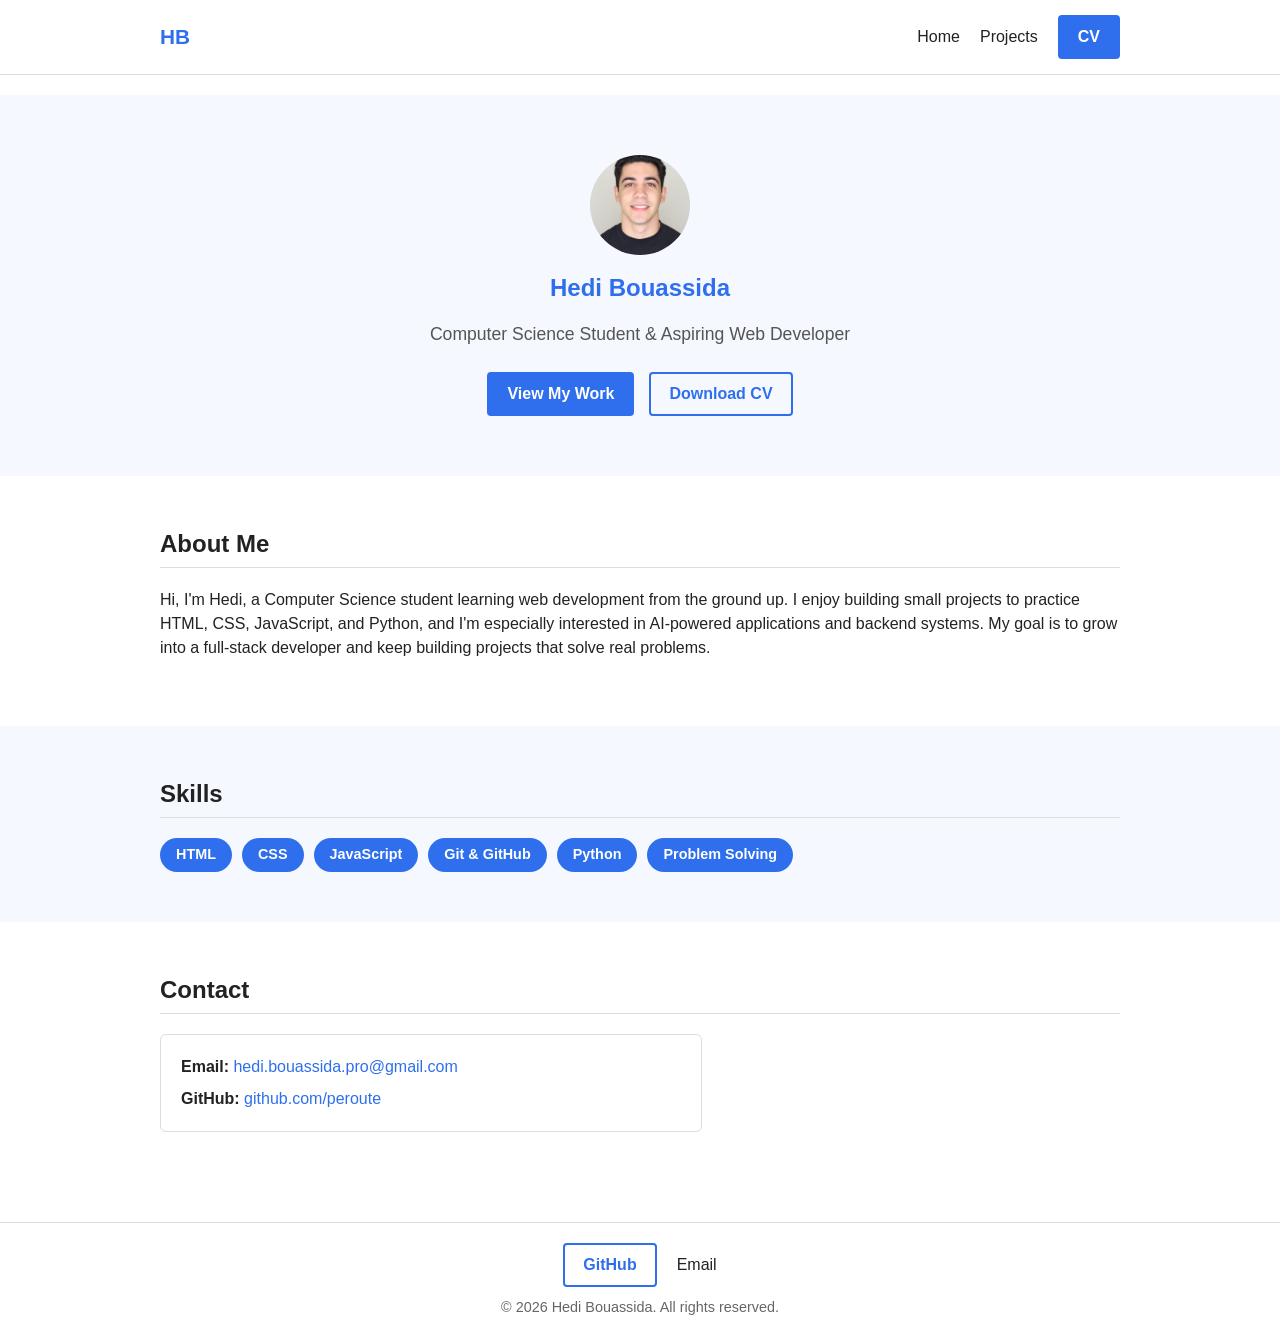
<file: index.html>
<!DOCTYPE html>
<html lang="en">
<head>
  <meta charset="UTF-8" />
  <meta name="viewport" content="width=device-width, initial-scale=1.0" />
  <title>Hedi Bouassida - Portfolio</title>
  <link rel="stylesheet" href="css/style.css" />
</head>
<body>

  <header class="site-header">
    <div class="container navbar">
      <a href="index.html" class="logo">HB</a>

      <input type="checkbox" id="nav-toggle" class="nav-toggle" />
      <label for="nav-toggle" class="nav-toggle-label" aria-label="Toggle navigation">
        <span></span>
        <span></span>
        <span></span>
      </label>

      <nav class="nav-links">
        <ul>
          <li><a href="index.html">Home</a></li>
          <li><a href="projects.html">Projects</a></li>
          <li><a href="cv.html" class="btn btn-primary">CV</a></li>
        </ul>
      </nav>
    </div>
  </header>

  <main>

    <section class="hero alt-bg" id="home">
      <div class="container hero-inner">
        <div class="avatar-circle" role="img" aria-label="Photo of Hedi Bouassida"></div>
        <h1 class="hero-heading">Hedi Bouassida</h1>
        <p class="hero-tagline">Computer Science Student &amp; Aspiring Web Developer</p>
        <div class="hero-actions">
          <a href="projects.html" class="btn btn-primary">View My Work</a>
          <a href="files/CV.pdf" class="btn btn-outline">Download CV</a>
        </div>
      </div>
    </section>

    <section class="about" id="about">
      <div class="container">
        <h2 class="section-heading">About Me</h2>
        <p>Hi, I'm Hedi, a Computer Science student learning web development from the ground up. I enjoy building small projects to practice HTML, CSS, JavaScript, and Python, and I'm especially interested in AI-powered applications and backend systems. My goal is to grow into a full-stack developer and keep building projects that solve real problems.</p>
      </div>
    </section>

    <section class="skills alt-bg" id="skills">
      <div class="container">
        <h2 class="section-heading">Skills</h2>
        <ul class="skills-grid">
          <li class="skill-pill">HTML</li>
          <li class="skill-pill">CSS</li>
          <li class="skill-pill">JavaScript</li>
          <li class="skill-pill">Git &amp; GitHub</li>
          <li class="skill-pill">Python</li>
          <li class="skill-pill">Problem Solving</li>
        </ul>
      </div>
    </section>

    <section class="contact" id="contact">
      <div class="container">
        <h2 class="section-heading">Contact</h2>
        <div class="contact-box">
          <ul class="contact-links">
            <li><strong>Email:</strong> <a href="mailto:hedi.bouassida.pro@gmail.com">hedi.bouassida.pro@gmail.com</a></li>
            <li><strong>GitHub:</strong> <a href="https://github.com/peroute" target="_blank" rel="noopener">github.com/peroute</a></li>
          </ul>
        </div>
      </div>
    </section>

  </main>

  <footer class="site-footer">
    <div class="container">
      <nav class="footer-links">
        <a href="https://github.com/peroute" target="_blank" rel="noopener" class="btn btn-outline">GitHub</a>
        <a href="mailto:hedi.bouassida.pro@gmail.com">Email</a>
      </nav>
      <p class="footer-copyright">&copy; 2026 Hedi Bouassida. All rights reserved.</p>
    </div>
  </footer>

</body>
</html>
</file>
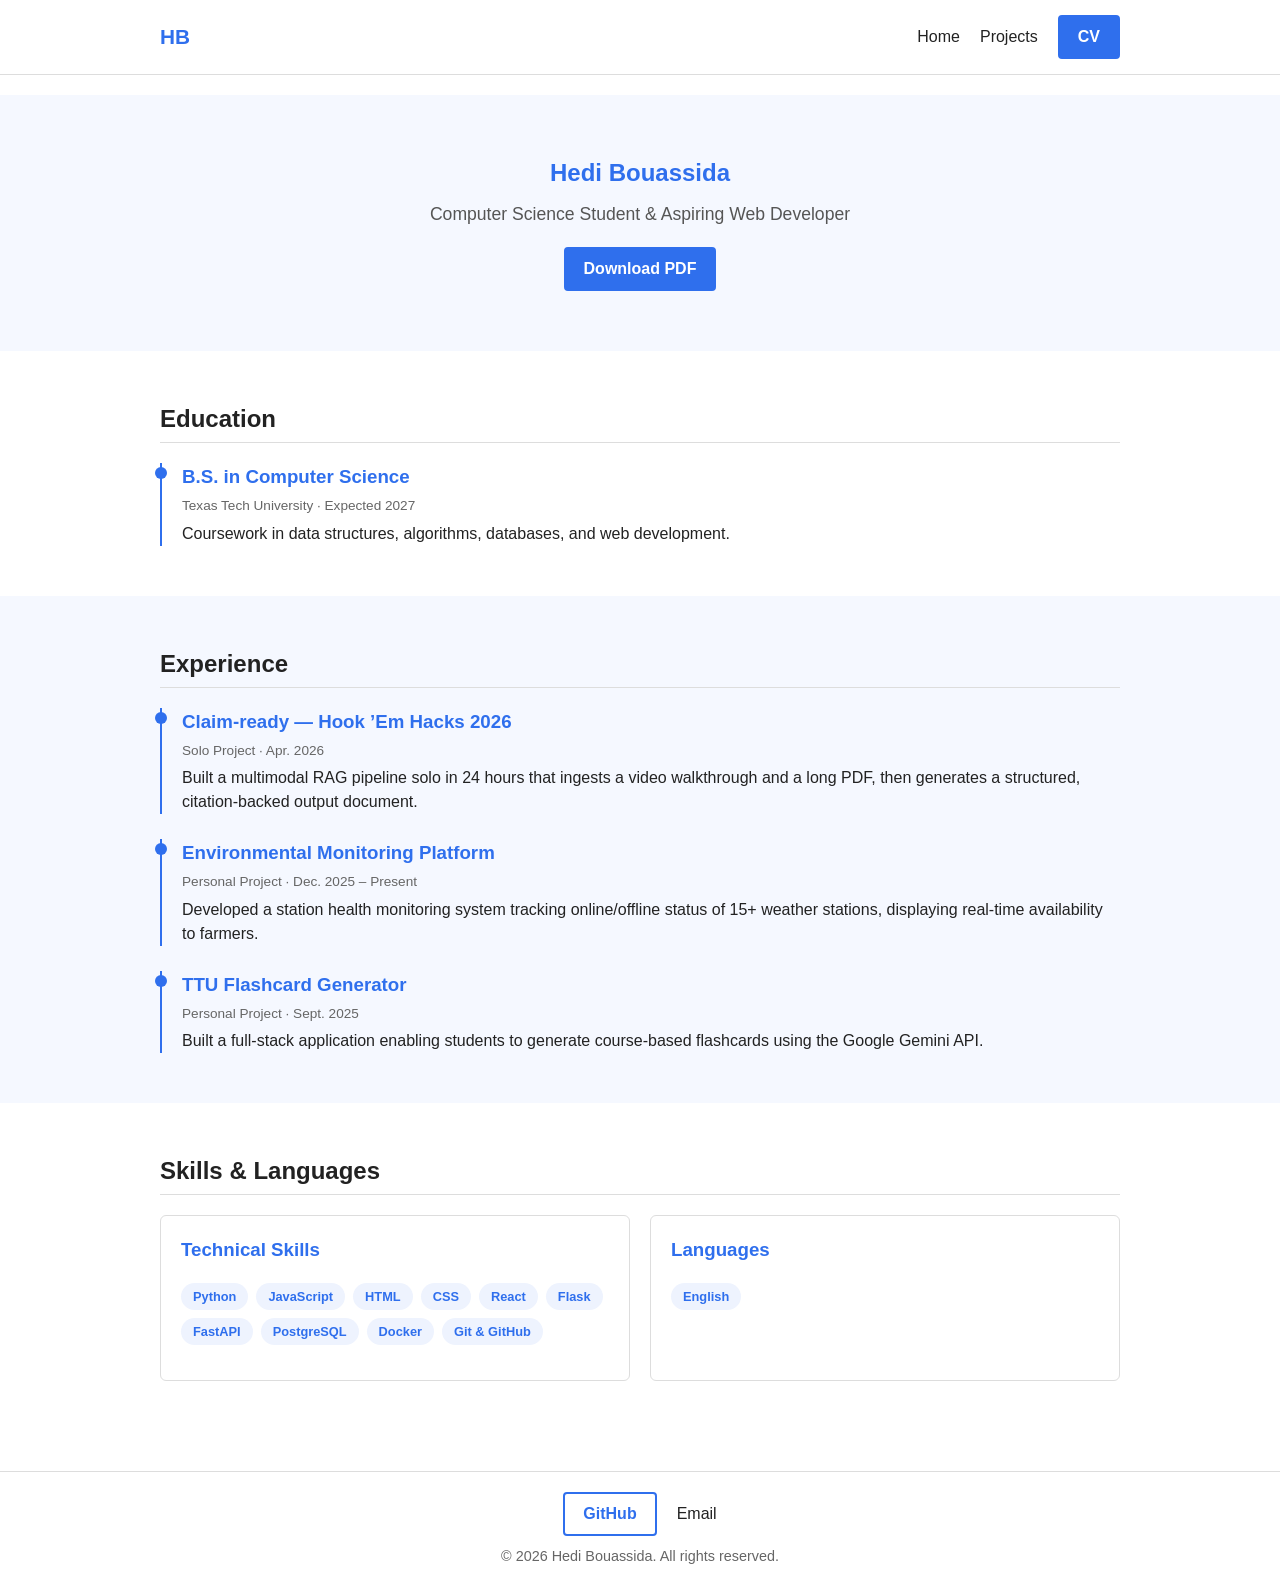
<file: cv.html>
<!DOCTYPE html>
<html lang="en">
<head>
  <meta charset="UTF-8" />
  <meta name="viewport" content="width=device-width, initial-scale=1.0" />
  <title>CV - Hedi Bouassida</title>
  <link rel="stylesheet" href="css/style.css" />
</head>
<body>

  <header class="site-header">
    <div class="container navbar">
      <a href="index.html" class="logo">HB</a>

      <input type="checkbox" id="nav-toggle" class="nav-toggle" />
      <label for="nav-toggle" class="nav-toggle-label" aria-label="Toggle navigation">
        <span></span>
        <span></span>
        <span></span>
      </label>

      <nav class="nav-links">
        <ul>
          <li><a href="index.html">Home</a></li>
          <li><a href="projects.html">Projects</a></li>
          <li><a href="cv.html" class="btn btn-primary">CV</a></li>
        </ul>
      </nav>
    </div>
  </header>

  <main>

    <section class="cv-header alt-bg">
      <div class="container">
        <h1 class="section-heading">Hedi Bouassida</h1>
        <p class="hero-tagline">Computer Science Student &amp; Aspiring Web Developer</p>
        <a href="files/CV.pdf" class="btn btn-primary" download>Download PDF</a>
      </div>
    </section>

    <section class="cv-block" id="education">
      <div class="container">
        <h2 class="section-heading">Education</h2>

        <div class="timeline-item">
          <h3>B.S. in Computer Science</h3>
          <p class="project-meta">Texas Tech University &middot; Expected 2027</p>
          <p>Coursework in data structures, algorithms, databases, and web development.</p>
        </div>
      </div>
    </section>

    <section class="cv-block alt-bg" id="experience">
      <div class="container">
        <h2 class="section-heading">Experience</h2>

        <div class="timeline-item">
          <h3>Claim-ready &mdash; Hook &rsquo;Em Hacks 2026</h3>
          <p class="project-meta">Solo Project &middot; Apr. 2026</p>
          <p>Built a multimodal RAG pipeline solo in 24 hours that ingests a video walkthrough and a long PDF, then generates a structured, citation-backed output document.</p>
        </div>

        <div class="timeline-item">
          <h3>Environmental Monitoring Platform</h3>
          <p class="project-meta">Personal Project &middot; Dec. 2025 &ndash; Present</p>
          <p>Developed a station health monitoring system tracking online/offline status of 15+ weather stations, displaying real-time availability to farmers.</p>
        </div>

        <div class="timeline-item">
          <h3>TTU Flashcard Generator</h3>
          <p class="project-meta">Personal Project &middot; Sept. 2025</p>
          <p>Built a full-stack application enabling students to generate course-based flashcards using the Google Gemini API.</p>
        </div>
      </div>
    </section>

    <section class="cv-block" id="skills-languages">
      <div class="container">
        <h2 class="section-heading">Skills &amp; Languages</h2>

        <div class="info-grid">
          <div class="info-card">
            <h3>Technical Skills</h3>
            <ul class="tag-list">
              <li class="tag">Python</li>
              <li class="tag">JavaScript</li>
              <li class="tag">HTML</li>
              <li class="tag">CSS</li>
              <li class="tag">React</li>
              <li class="tag">Flask</li>
              <li class="tag">FastAPI</li>
              <li class="tag">PostgreSQL</li>
              <li class="tag">Docker</li>
              <li class="tag">Git &amp; GitHub</li>
            </ul>
          </div>

          <div class="info-card">
            <h3>Languages</h3>
            <ul class="tag-list">
              <li class="tag">English</li>
            </ul>
          </div>
        </div>
      </div>
    </section>

  </main>

  <footer class="site-footer">
    <div class="container">
      <nav class="footer-links">
        <a href="https://github.com/peroute" target="_blank" rel="noopener" class="btn btn-outline">GitHub</a>
        <a href="mailto:hedi.bouassida.pro@gmail.com">Email</a>
      </nav>
      <p class="footer-copyright">&copy; 2026 Hedi Bouassida. All rights reserved.</p>
    </div>
  </footer>

</body>
</html>
</file>
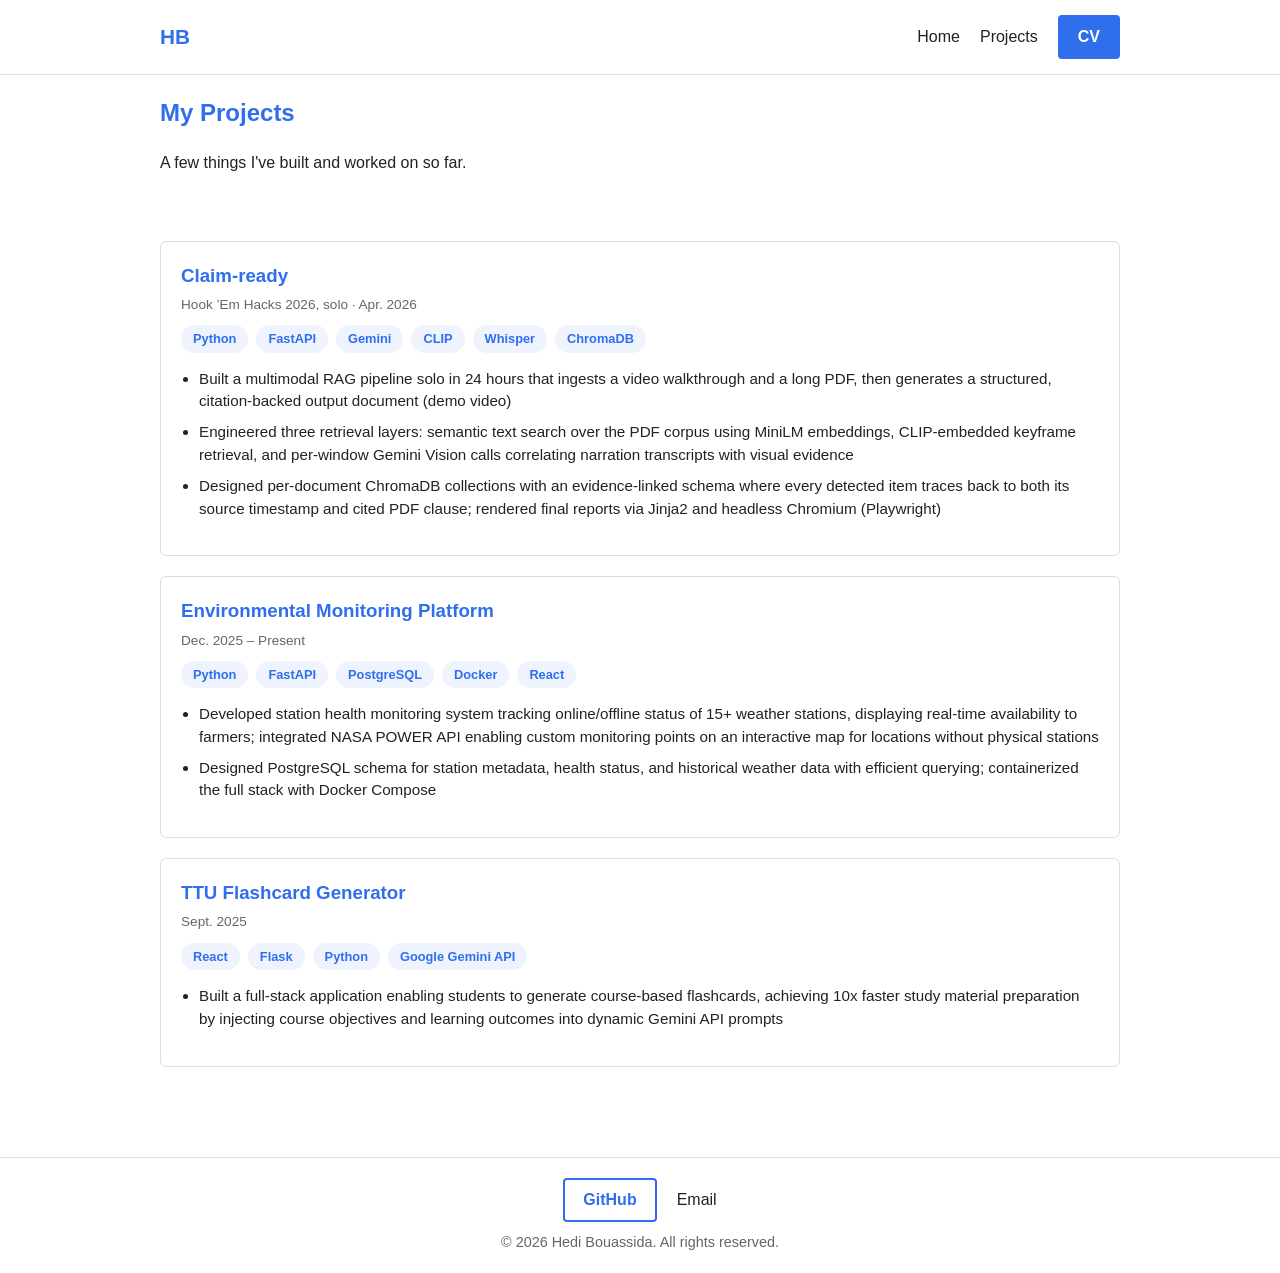
<file: projects.html>
<!DOCTYPE html>
<html lang="en">
<head>
  <meta charset="UTF-8" />
  <meta name="viewport" content="width=device-width, initial-scale=1.0" />
  <title>Projects - Hedi Bouassida</title>
  <link rel="stylesheet" href="css/style.css" />
</head>
<body>

  <header class="site-header">
    <div class="container navbar">
      <a href="index.html" class="logo">HB</a>

      <input type="checkbox" id="nav-toggle" class="nav-toggle" />
      <label for="nav-toggle" class="nav-toggle-label" aria-label="Toggle navigation">
        <span></span>
        <span></span>
        <span></span>
      </label>

      <nav class="nav-links">
        <ul>
          <li><a href="index.html">Home</a></li>
          <li><a href="projects.html">Projects</a></li>
          <li><a href="cv.html" class="btn btn-primary">CV</a></li>
        </ul>
      </nav>
    </div>
  </header>

  <main>

    <section class="page-header">
      <div class="container">
        <h1 class="section-heading">My Projects</h1>
        <p>A few things I've built and worked on so far.</p>
      </div>
    </section>

    <section class="projects">
      <div class="container">
        <div class="projects-grid">

          <div class="project-card">
            <div class="project-body">
              <h3>Claim-ready</h3>
              <p class="project-meta">Hook &rsquo;Em Hacks 2026, solo &middot; Apr. 2026</p>
              <ul class="tag-list">
                <li class="tag">Python</li>
                <li class="tag">FastAPI</li>
                <li class="tag">Gemini</li>
                <li class="tag">CLIP</li>
                <li class="tag">Whisper</li>
                <li class="tag">ChromaDB</li>
              </ul>
              <ul class="project-highlights">
                <li>Built a multimodal RAG pipeline solo in 24 hours that ingests a video walkthrough and a long PDF, then generates a structured, citation-backed output document (demo video)</li>
                <li>Engineered three retrieval layers: semantic text search over the PDF corpus using MiniLM embeddings, CLIP-embedded keyframe retrieval, and per-window Gemini Vision calls correlating narration transcripts with visual evidence</li>
                <li>Designed per-document ChromaDB collections with an evidence-linked schema where every detected item traces back to both its source timestamp and cited PDF clause; rendered final reports via Jinja2 and headless Chromium (Playwright)</li>
              </ul>
            </div>
          </div>

          <div class="project-card">
            <div class="project-body">
              <h3>Environmental Monitoring Platform</h3>
              <p class="project-meta">Dec. 2025 &ndash; Present</p>
              <ul class="tag-list">
                <li class="tag">Python</li>
                <li class="tag">FastAPI</li>
                <li class="tag">PostgreSQL</li>
                <li class="tag">Docker</li>
                <li class="tag">React</li>
              </ul>
              <ul class="project-highlights">
                <li>Developed station health monitoring system tracking online/offline status of 15+ weather stations, displaying real-time availability to farmers; integrated NASA POWER API enabling custom monitoring points on an interactive map for locations without physical stations</li>
                <li>Designed PostgreSQL schema for station metadata, health status, and historical weather data with efficient querying; containerized the full stack with Docker Compose</li>
              </ul>
            </div>
          </div>

          <div class="project-card">
            <div class="project-body">
              <h3>TTU Flashcard Generator</h3>
              <p class="project-meta">Sept. 2025</p>
              <ul class="tag-list">
                <li class="tag">React</li>
                <li class="tag">Flask</li>
                <li class="tag">Python</li>
                <li class="tag">Google Gemini API</li>
              </ul>
              <ul class="project-highlights">
                <li>Built a full-stack application enabling students to generate course-based flashcards, achieving 10x faster study material preparation by injecting course objectives and learning outcomes into dynamic Gemini API prompts</li>
              </ul>
            </div>
          </div>

        </div>
      </div>
    </section>

  </main>

  <footer class="site-footer">
    <div class="container">
      <nav class="footer-links">
        <a href="https://github.com/peroute" target="_blank" rel="noopener" class="btn btn-outline">GitHub</a>
        <a href="mailto:hedi.bouassida.pro@gmail.com">Email</a>
      </nav>
      <p class="footer-copyright">&copy; 2026 Hedi Bouassida. All rights reserved.</p>
    </div>
  </footer>

</body>
</html>
</file>
<file: css/style.css>
body {
  font-family: Arial, Helvetica, sans-serif;
  color: #222222;
  margin: 0;
  line-height: 1.5;
}

/* ===== Layout ===== */

.container {
  max-width: 960px;
  margin: 0 auto;
  padding: 0 20px;
}

.section-heading {
  margin-top: 0;
  margin-bottom: 20px;
}

.alt-bg {
  background-color: #f5f8ff;
}

/* ===== Site Header ===== */

.site-header {
  background-color: #ffffff;
  border-bottom: 1px solid #dddddd;
  margin-bottom: 20px;
}

.navbar {
  display: flex;
  align-items: center;
  justify-content: space-between;
  position: relative;
  padding-top: 15px;
  padding-bottom: 15px;
}

.logo {
  font-size: 1.3em;
  font-weight: bold;
  color: #2f6fed;
  text-decoration: none;
}

/* Nav toggle checkbox hack (no JS) */
.nav-toggle {
  position: absolute;
  opacity: 0;
  pointer-events: none;
}

.nav-toggle-label {
  display: flex;
  flex-direction: column;
  justify-content: space-between;
  width: 26px;
  height: 20px;
  cursor: pointer;
}

.nav-toggle-label span {
  display: block;
  height: 3px;
  width: 100%;
  background-color: #222222;
  border-radius: 2px;
}

.nav-links ul {
  list-style: none;
  margin: 0;
  padding: 0;
}

.nav-links a:not(.btn) {
  text-decoration: none;
  color: #222222;
}

.nav-links a:not(.btn):hover {
  color: #2f6fed;
}

/* Mobile: collapsible menu driven by the checkbox */
@media (max-width: 600px) {
  .navbar {
    flex-wrap: wrap;
  }

  .navbar .nav-links {
    display: none;
    width: 100%;
    order: 3;
  }

  .navbar .nav-links ul {
    flex-direction: column;
    padding-top: 15px;
  }

  .navbar .nav-links li + li {
    margin-top: 10px;
  }

  .nav-toggle:checked ~ .nav-links {
    display: block;
  }
}

/* Desktop: horizontal menu, toggle hidden */
@media (min-width: 601px) {
  .nav-toggle-label {
    display: none;
  }

  .navbar .nav-links ul {
    display: flex;
    align-items: center;
    gap: 20px;
  }
}

h1 {
  color: #2f6fed;
}

h2 {
  margin-top: 30px;
  border-bottom: 1px solid #dddddd;
  padding-bottom: 5px;
}

a {
  color: #2f6fed;
}

/* ===== Buttons ===== */

.btn {
  display: inline-block;
  padding: 8px 18px;
  border-radius: 4px;
  font-weight: bold;
  text-decoration: none;
  text-align: center;
  cursor: pointer;
  border: 2px solid transparent;
  transition: background-color 0.2s ease, color 0.2s ease, border-color 0.2s ease;
}

.btn-primary {
  background-color: #2f6fed;
  color: #ffffff;
  border-color: #2f6fed;
}

.btn-primary:hover {
  background-color: #1d54c9;
  border-color: #1d54c9;
  color: #ffffff;
}

.btn-outline {
  background-color: transparent;
  color: #2f6fed;
  border-color: #2f6fed;
}

.btn-outline:hover {
  background-color: #2f6fed;
  color: #ffffff;
}

/* ===== Hero ===== */

.hero {
  padding: 60px 0;
  text-align: center;
}

.hero-inner {
  display: flex;
  flex-direction: column;
  align-items: center;
  gap: 15px;
}

.avatar-circle {
  width: 100px;
  height: 100px;
  border-radius: 50%;
  overflow: hidden;
  background-color: #2f6fed;
  background-image: url("../images/profile.jpg");
  background-size: cover;
  background-position: center;
}

.hero-heading {
  margin: 0;
}

.hero-tagline {
  margin: 0;
  font-size: 1.1em;
  color: #555555;
}

.hero-actions {
  display: flex;
  flex-wrap: wrap;
  justify-content: center;
  gap: 15px;
  margin-top: 10px;
}

/* ===== About ===== */

.about {
  padding: 50px 0;
}

/* ===== Skills ===== */

.skills {
  padding: 50px 0;
}

.skills-grid {
  list-style: none;
  margin: 0;
  padding: 0;
  display: flex;
  flex-wrap: wrap;
  gap: 10px;
}

.skill-pill {
  background-color: #2f6fed;
  color: #ffffff;
  padding: 6px 16px;
  border-radius: 999px;
  font-size: 0.9em;
  font-weight: bold;
}

/* ===== Contact ===== */

.contact {
  padding: 50px 0;
}

.contact-box {
  max-width: 500px;
  background-color: #ffffff;
  border: 1px solid #dddddd;
  border-radius: 6px;
  padding: 20px;
}

.contact-links {
  list-style: none;
  margin: 0;
  padding: 0;
}

.contact-links li + li {
  margin-top: 8px;
}

.contact-links a {
  color: #2f6fed;
  text-decoration: none;
}

.contact-links a:hover {
  text-decoration: underline;
}

/* ===== Projects ===== */

.projects {
  padding: 50px 0;
}

.projects-grid {
  display: flex;
  flex-direction: column;
  gap: 20px;
}

.project-card {
  display: flex;
  flex-direction: column;
  background-color: #ffffff;
  border: 1px solid #dddddd;
  border-radius: 6px;
  overflow: hidden;
}

.project-body {
  display: flex;
  flex-direction: column;
  flex: 1;
  padding: 20px;
}

.project-body h3 {
  margin-top: 0;
  margin-bottom: 5px;
  color: #2f6fed;
}

.project-meta {
  margin: 0 0 10px;
  font-size: 0.85em;
  color: #666666;
}

.tag-list {
  list-style: none;
  margin: 0 0 15px;
  padding: 0;
  display: flex;
  flex-wrap: wrap;
  gap: 8px;
}

.tag {
  background-color: #eef3fe;
  color: #2f6fed;
  padding: 4px 12px;
  border-radius: 999px;
  font-size: 0.8em;
  font-weight: bold;
}

.project-highlights {
  margin: 0 0 15px;
  padding-left: 18px;
  font-size: 0.95em;
}

.project-highlights li + li {
  margin-top: 8px;
}

/* ===== CV ===== */

.cv-header {
  padding: 60px 0;
  text-align: center;
}

.cv-header h1 {
  margin: 0 0 10px;
}

.cv-header .hero-tagline {
  margin: 0 0 20px;
}

.cv-block {
  padding: 50px 0;
}

.timeline-item {
  position: relative;
  padding-left: 20px;
  border-left: 2px solid #2f6fed;
}

.timeline-item + .timeline-item {
  margin-top: 25px;
}

.timeline-item::before {
  content: "";
  position: absolute;
  top: 4px;
  left: -7px;
  width: 12px;
  height: 12px;
  border-radius: 50%;
  background-color: #2f6fed;
}

.timeline-item h3 {
  margin: 0 0 5px;
  color: #2f6fed;
}

.timeline-item p {
  margin: 0 0 5px;
}

.timeline-item p:last-child {
  margin-bottom: 0;
}

.info-grid {
  display: flex;
  flex-wrap: wrap;
  gap: 20px;
}

.info-card {
  flex: 1 1 220px;
  background-color: #ffffff;
  border: 1px solid #dddddd;
  border-radius: 6px;
  padding: 20px;
}

.info-card h3 {
  margin-top: 0;
  color: #2f6fed;
}

/* ===== Site Footer ===== */

.site-footer {
  background-color: #ffffff;
  border-top: 1px solid #dddddd;
  margin-top: 40px;
}

.site-footer .container {
  padding-top: 20px;
  padding-bottom: 20px;
  display: flex;
  flex-direction: column;
  align-items: center;
  gap: 10px;
  text-align: center;
}

.footer-links {
  display: flex;
  align-items: center;
  gap: 20px;
}

.footer-links a:not(.btn) {
  text-decoration: none;
  color: #222222;
}

.footer-links a:not(.btn):hover {
  color: #2f6fed;
}

.footer-copyright {
  margin: 0;
  font-size: 0.9em;
  color: #666666;
}
</file>
